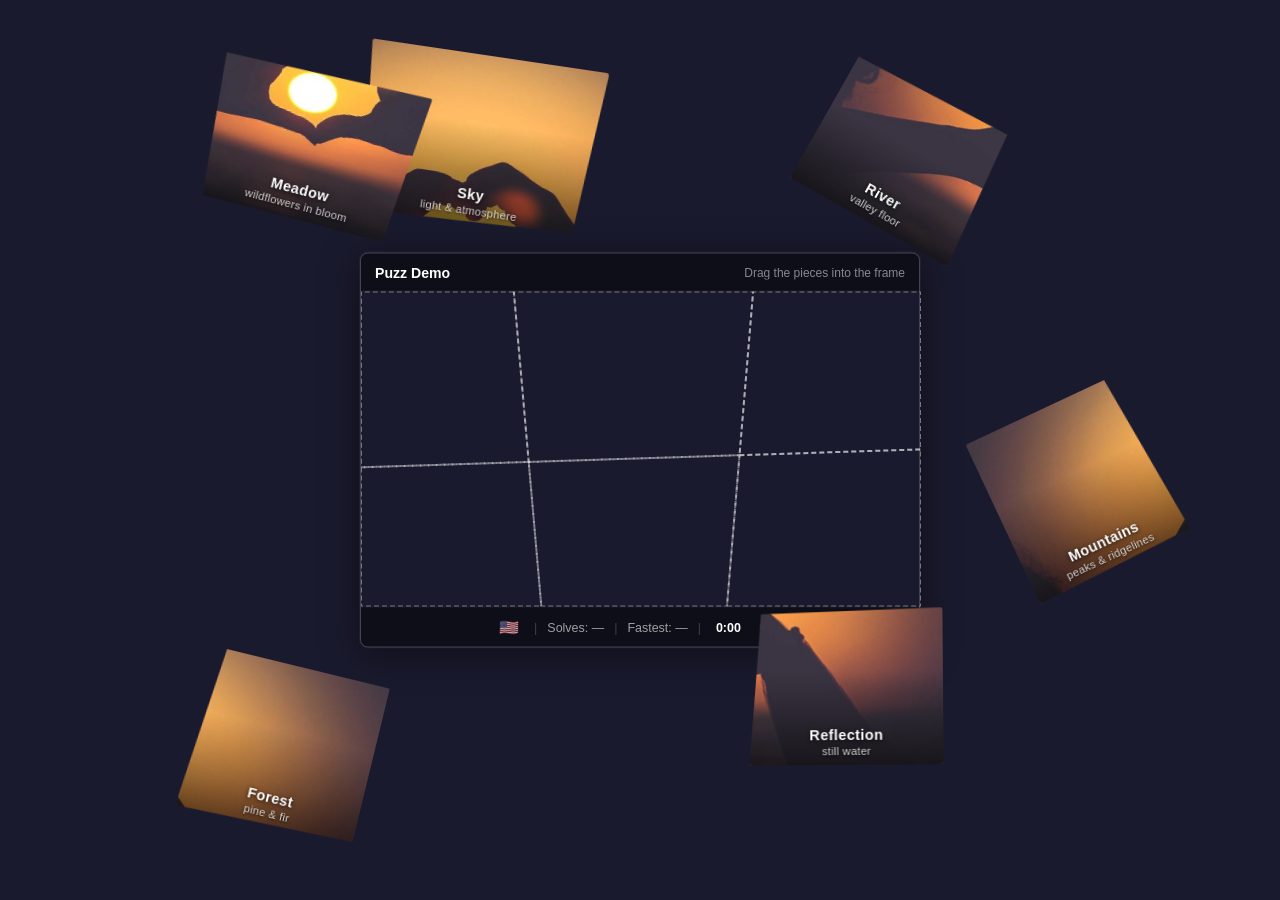
<file: index.html>
<!DOCTYPE html>
<html lang="en">
<head>
  <meta charset="UTF-8">
  <meta name="viewport" content="width=device-width, initial-scale=1.0">
  <title>Puzz Demo</title>
  <link rel="stylesheet" href="puzz.css">
  <style>
    *, *::before, *::after { box-sizing: border-box; }
    html, body {
      margin: 0;
      padding: 0;
      width: 100%;
      height: 100%;
      background: #1a1a2e;
    }
    #puzzle {
      width: 100vw;
      height: 100vh;
    }
  </style>
</head>
<body>
  <div id="puzzle"></div>

  <script src="puzz.js"></script>
  <script>
    new Puzz(document.getElementById('puzzle'), 'config.json').init();
  </script>
</body>
</html>
</file>
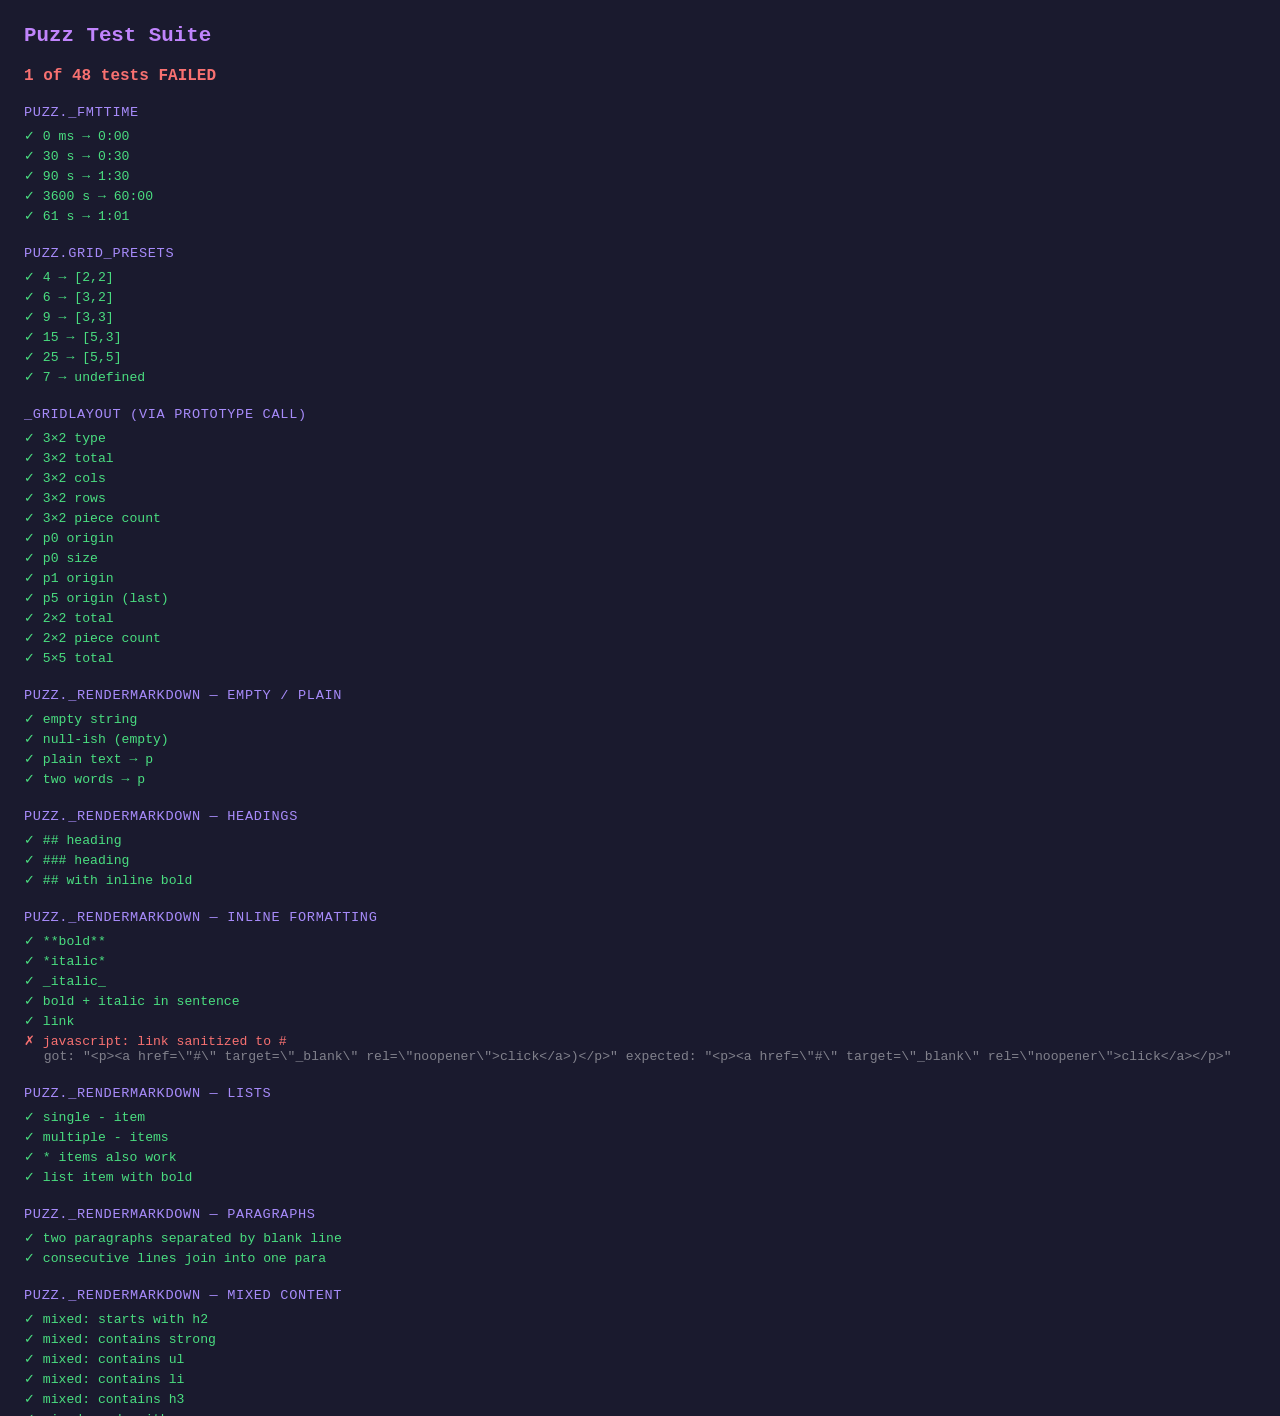
<file: test/puzz.test.html>
<!DOCTYPE html>
<html lang="en">
<head>
  <meta charset="UTF-8">
  <title>Puzz Tests</title>
  <style>
    body { font-family: monospace; background: #1a1a2e; color: #ccc; margin: 0; padding: 24px; }
    h1   { color: #c084fc; font-size: 1.3rem; margin: 0 0 20px; }
    #summary { font-size: 1rem; margin-bottom: 20px; font-weight: 700; }
    .pass { color: #4ade80; }
    .fail { color: #f87171; }
    .group { color: #a78bfa; font-size: 0.85rem; margin: 20px 0 6px; letter-spacing: 0.05em; text-transform: uppercase; }
    .case  { font-size: 0.82rem; padding: 2px 0; }
    .case .detail { color: rgba(255,255,255,0.45); margin-left: 1.5em; display: block; }
  </style>
</head>
<body>
  <h1>Puzz Test Suite</h1>
  <div id="summary"></div>
  <div id="results"></div>

  <script src="../puzz.js"></script>
  <script>
    'use strict';
    let pass = 0, fail = 0;
    const results = document.getElementById('results');

    function group(label) {
      const d = document.createElement('div');
      d.className = 'group';
      d.textContent = label;
      results.appendChild(d);
    }

    function assert(label, actual, expected) {
      const ok = JSON.stringify(actual) === JSON.stringify(expected);
      ok ? pass++ : fail++;
      const d = document.createElement('div');
      d.className = 'case';
      d.innerHTML = `<span class="${ok ? 'pass' : 'fail'}">${ok ? '✓' : '✗'} ${label}</span>`;
      if (!ok) {
        const detail = document.createElement('span');
        detail.className = 'detail';
        detail.textContent = `got: ${JSON.stringify(actual)}  expected: ${JSON.stringify(expected)}`;
        d.appendChild(detail);
      }
      results.appendChild(d);
    }

    // ── _fmtTime ──────────────────────────────────────────
    group('Puzz._fmtTime');
    assert('0 ms → 0:00',     Puzz._fmtTime(0),       '0:00');
    assert('30 s → 0:30',     Puzz._fmtTime(30000),   '0:30');
    assert('90 s → 1:30',     Puzz._fmtTime(90000),   '1:30');
    assert('3600 s → 60:00',  Puzz._fmtTime(3600000), '60:00');
    assert('61 s → 1:01',     Puzz._fmtTime(61000),   '1:01');

    // ── GRID_PRESETS ─────────────────────────────────────
    group('Puzz.GRID_PRESETS');
    assert('4  → [2,2]',  Puzz.GRID_PRESETS[4],  [2,2]);
    assert('6  → [3,2]',  Puzz.GRID_PRESETS[6],  [3,2]);
    assert('9  → [3,3]',  Puzz.GRID_PRESETS[9],  [3,3]);
    assert('15 → [5,3]',  Puzz.GRID_PRESETS[15], [5,3]);
    assert('25 → [5,5]',  Puzz.GRID_PRESETS[25], [5,5]);
    assert('7  → undefined', Puzz.GRID_PRESETS[7], undefined);

    // ── _gridLayout ───────────────────────────────────────
    group('_gridLayout (via prototype call)');
    const fakeInstance = Object.create(Puzz.prototype);
    const lay32 = fakeInstance._gridLayout(3, 2);
    assert('3×2 type',          lay32.type,           'grid');
    assert('3×2 total',         lay32.total,          6);
    assert('3×2 cols',          lay32.cols,           3);
    assert('3×2 rows',          lay32.rows,           2);
    assert('3×2 piece count',   lay32.pieces.length,  6);
    assert('p0 origin',         lay32.pieces[0].origin, [0, 0]);
    assert('p0 size',           lay32.pieces[0].size,   [1/3, 1/2]);
    assert('p1 origin',         lay32.pieces[1].origin, [1/3, 0]);
    assert('p5 origin (last)',  lay32.pieces[5].origin, [2/3, 1/2]);

    const lay22 = fakeInstance._gridLayout(2, 2);
    assert('2×2 total',         lay22.total,  4);
    assert('2×2 piece count',   lay22.pieces.length, 4);

    const lay55 = fakeInstance._gridLayout(5, 5);
    assert('5×5 total',         lay55.total,  25);

    // ── _renderMarkdown ───────────────────────────────────
    group('Puzz._renderMarkdown — empty / plain');
    assert('empty string',      Puzz._renderMarkdown(''),      '');
    assert('null-ish (empty)',   Puzz._renderMarkdown(null),   '');
    assert('plain text → p',    Puzz._renderMarkdown('Hello'), '<p>Hello</p>');
    assert('two words → p',     Puzz._renderMarkdown('Hello world'), '<p>Hello world</p>');

    group('Puzz._renderMarkdown — headings');
    assert('## heading',  Puzz._renderMarkdown('## Mountains'), '<h2>Mountains</h2>');
    assert('### heading', Puzz._renderMarkdown('### Detail'),   '<h3>Detail</h3>');
    assert('## with inline bold',
      Puzz._renderMarkdown('## **Bold** Title'),
      '<h2><strong>Bold</strong> Title</h2>');

    group('Puzz._renderMarkdown — inline formatting');
    assert('**bold**',    Puzz._renderMarkdown('**bold**'),  '<p><strong>bold</strong></p>');
    assert('*italic*',    Puzz._renderMarkdown('*italic*'),  '<p><em>italic</em></p>');
    assert('_italic_',    Puzz._renderMarkdown('_italic_'),  '<p><em>italic</em></p>');
    assert('bold + italic in sentence',
      Puzz._renderMarkdown('A **bold** and *italic* word.'),
      '<p>A <strong>bold</strong> and <em>italic</em> word.</p>');
    assert('link',
      Puzz._renderMarkdown('[Click here](https://example.com)'),
      '<p><a href="https://example.com" target="_blank" rel="noopener">Click here</a></p>');
    assert('javascript: link sanitized to #',
      Puzz._renderMarkdown('[click](javascript:alert(1))'),
      '<p><a href="#" target="_blank" rel="noopener">click</a></p>');

    group('Puzz._renderMarkdown — lists');
    assert('single - item',
      Puzz._renderMarkdown('- Alpha'),
      '<ul><li>Alpha</li></ul>');
    assert('multiple - items',
      Puzz._renderMarkdown('- Alpha\n- Beta\n- Gamma'),
      '<ul><li>Alpha</li><li>Beta</li><li>Gamma</li></ul>');
    assert('* items also work',
      Puzz._renderMarkdown('* One\n* Two'),
      '<ul><li>One</li><li>Two</li></ul>');
    assert('list item with bold',
      Puzz._renderMarkdown('- **Important** item'),
      '<ul><li><strong>Important</strong> item</li></ul>');

    group('Puzz._renderMarkdown — paragraphs');
    assert('two paragraphs separated by blank line',
      Puzz._renderMarkdown('First para.\n\nSecond para.'),
      '<p>First para.</p>\n<p>Second para.</p>');
    assert('consecutive lines join into one para',
      Puzz._renderMarkdown('Line one\nLine two'),
      '<p>Line one Line two</p>');

    group('Puzz._renderMarkdown — mixed content');
    const mixed = '## Title\n\nA **bold** intro.\n\n- Item A\n- Item B\n\n### Sub\n\nFinal para.';
    const mixedResult = Puzz._renderMarkdown(mixed);
    assert('mixed: starts with h2',    mixedResult.startsWith('<h2>Title</h2>'), true);
    assert('mixed: contains strong',   mixedResult.includes('<strong>bold</strong>'), true);
    assert('mixed: contains ul',       mixedResult.includes('<ul>'), true);
    assert('mixed: contains li',       mixedResult.includes('<li>Item A</li>'), true);
    assert('mixed: contains h3',       mixedResult.includes('<h3>Sub</h3>'), true);
    assert('mixed: ends with para',    mixedResult.endsWith('<p>Final para.</p>'), true);

    // ── Summary ───────────────────────────────────────────
    const total = pass + fail;
    const summary = document.getElementById('summary');
    summary.className = fail === 0 ? 'pass' : 'fail';
    summary.textContent = fail === 0
      ? `All ${total} tests passed`
      : `${fail} of ${total} tests FAILED`;
  </script>
</body>
</html>
</file>
<file: puzz.css>
/* Puzz — puzzle engine styles */

.puzz-root {
  position: relative;
  width: 100%;
  height: 100%;
  min-height: 500px;
  overflow: hidden;
  user-select: none;
  font-family: sans-serif;
}

/* ── STAGE ───────────────────────────────────────────── */
.puzz-stage {
  position: absolute;
  top: 50%;
  left: 50%;
  transform: translate(-50%, -50%);
  display: flex;
  flex-direction: column;
  z-index: 10;
  border: 1px solid rgba(255,255,255,0.18);
  border-radius: 8px;
  box-shadow: 0 6px 36px rgba(0,0,0,0.5), 0 0 0 1px rgba(255,255,255,0.06);
}

.puzz-stage-header {
  display: flex;
  align-items: center;
  justify-content: space-between;
  padding: 0 14px;
  height: 38px;
  flex-shrink: 0;
  border-radius: 7px 7px 0 0;
  background: rgba(0,0,0,0.45);
  border-bottom: 1px solid rgba(255,255,255,0.1);
  gap: 8px;
  min-width: 0;
}

.puzz-stage-title {
  font-size: 0.88rem;
  font-weight: 700;
  color: #fff;
  white-space: nowrap;
  overflow: hidden;
  text-overflow: ellipsis;
  flex-shrink: 1;
}

.puzz-stage-subtitle {
  font-size: 0.75rem;
  color: rgba(255,255,255,0.5);
  white-space: nowrap;
  overflow: hidden;
  text-overflow: ellipsis;
  text-align: right;
  flex-shrink: 2;
}

/* ── FRAME ───────────────────────────────────────────── */
.puzz-frame {
  position: relative;
  overflow: hidden;
  flex-shrink: 0;
}

.puzz-frame-bg {
  position: absolute;
  inset: 0;
  background-size: cover;
  background-position: center;
  opacity: 0;
  transition: opacity 1.2s ease;
  z-index: 1;
}

.puzz-frame-bg.revealed {
  opacity: 1;
}

/* Slot grid — shows piece outlines inside the frame */
.puzz-slots {
  position: absolute;
  inset: 0;
  z-index: 2;
}

.puzz-slot {
  position: absolute;
  box-sizing: border-box;
  border: 2px dashed rgba(255,255,255,0.4);
  border-radius: 2px;
  transition: border-color 0.2s, background 0.2s;
}

.puzz-slot.occupied {
  border-color: transparent;
  background: transparent;
}

/* ── STAGE FOOTER ────────────────────────────────────── */
.puzz-stage-footer {
  position: relative;
  display: flex;
  align-items: center;
  justify-content: center;
  gap: 10px;
  padding: 0 14px;
  height: 40px;
  flex-shrink: 0;
  border-radius: 0 0 7px 7px;
  background: rgba(0,0,0,0.45);
  border-top: 1px solid rgba(255,255,255,0.1);
  font-size: 0.78rem;
  color: rgba(255,255,255,0.6);
}

.puzz-lang-trigger {
  background: none;
  border: 1px solid transparent;
  border-radius: 4px;
  font-size: 1rem;
  line-height: 1;
  padding: 2px 4px;
  cursor: pointer;
  opacity: 0.7;
  transition: opacity 0.15s, border-color 0.15s;
}

.puzz-lang-trigger:hover {
  opacity: 1;
  border-color: rgba(255,255,255,0.3);
}

.puzz-lang-menu {
  position: absolute;
  left: 0;
  bottom: 100%;
  margin-bottom: 8px;
  display: flex;
  flex-direction: column;
  min-width: 140px;
  background: linear-gradient(165deg, #2d2d2d 0%, #1a1a2e 100%);
  border: 1px solid rgba(255,255,255,0.15);
  border-radius: 8px;
  box-shadow: 0 6px 24px rgba(0,0,0,0.5);
  padding: 4px;
  opacity: 0;
  transform: translateY(6px);
  transition: opacity 0.2s ease, transform 0.2s ease;
  pointer-events: none;
  z-index: 30;
}

.puzz-lang-menu.visible {
  opacity: 1;
  transform: translateY(0);
  pointer-events: auto;
}

.puzz-lang-menu-item {
  display: flex;
  align-items: center;
  gap: 8px;
  background: none;
  border: none;
  border-radius: 5px;
  padding: 6px 10px;
  font-size: 0.85rem;
  color: rgba(255,255,255,0.85);
  cursor: pointer;
  text-align: left;
  white-space: nowrap;
  transition: background 0.15s;
}

.puzz-lang-menu-item:hover {
  background: rgba(255,255,255,0.1);
}

.puzz-lang-menu-flag {
  font-size: 1rem;
  line-height: 1;
}

@media (max-width: 600px) {
  .puzz-stage-footer {
    gap: 6px;
    padding: 0 8px;
    font-size: 0.68rem;
  }

  .puzz-footer-label {
    display: none;
  }

  .puzz-restart-btn {
    width: 22px;
    height: 22px;
    margin-left: 2px;
  }
}

.puzz-footer-stat {
  white-space: nowrap;
}

.puzz-footer-sep {
  color: rgba(255,255,255,0.2);
  user-select: none;
}

.puzz-footer-timer {
  font-weight: 700;
  color: #fff;
  min-width: 2.8em;
  text-align: center;
  font-variant-numeric: tabular-nums;
}

.puzz-restart-btn {
  background: none;
  border: 1px solid rgba(255,255,255,0.2);
  color: rgba(255,255,255,0.6);
  cursor: pointer;
  font-size: 1rem;
  width: 26px;
  height: 26px;
  border-radius: 50%;
  display: flex;
  align-items: center;
  justify-content: center;
  transition: color 0.15s, background 0.15s, border-color 0.15s;
  margin-left: 4px;
  line-height: 1;
  padding: 0;
}

.puzz-restart-btn:hover {
  color: #fff;
  background: rgba(255,255,255,0.12);
  border-color: rgba(255,255,255,0.4);
}

/* ── PIECES ──────────────────────────────────────────── */
.puzz-piece {
  position: absolute;
  cursor: grab;
  z-index: 20;
  transform-origin: center center;
  transition: box-shadow 0.15s;
  touch-action: none;
}

.puzz-piece:active {
  cursor: grabbing;
}

.puzz-piece.dragging {
  z-index: 200;
  box-shadow: 0 8px 24px rgba(0,0,0,0.4);
  transition: none;
}

.puzz-piece.placed {
  cursor: default;
  z-index: 15;
  transition: transform 0.25s cubic-bezier(0.34, 1.56, 0.64, 1),
              left 0.25s cubic-bezier(0.34, 1.56, 0.64, 1),
              top 0.25s cubic-bezier(0.34, 1.56, 0.64, 1),
              box-shadow 0.15s;
}

/* Card flip container */
.puzz-piece-inner {
  position: relative;
  width: 100%;
  height: 100%;
  transform-style: preserve-3d;
  transition: transform 0.5s cubic-bezier(0.4, 0, 0.2, 1);
  border-radius: 3px;
}

.puzz-piece.flipped .puzz-piece-inner {
  transform: rotateY(180deg);
}

.puzz-piece-front,
.puzz-piece-back {
  position: absolute;
  inset: 0;
  backface-visibility: hidden;
  -webkit-backface-visibility: hidden;
  border-radius: 3px;
  overflow: hidden;
}

.puzz-piece-front {
  background-color: #555;
}

.puzz-piece-back {
  background: linear-gradient(135deg, #2d2d2d 0%, #1a1a2e 100%);
  transform: rotateY(180deg);
  display: flex;
  flex-direction: column;
  align-items: center;
  justify-content: center;
  padding: 12px;
  box-sizing: border-box;
  color: #fff;
  text-align: center;
}

.puzz-piece-back h3 {
  margin: 0 0 8px;
  font-size: clamp(0.75rem, 2vw, 1.1rem);
  font-weight: 700;
  color: #c084fc;
}

.puzz-piece-back p {
  margin: 0;
  font-size: clamp(0.6rem, 1.5vw, 0.85rem);
  line-height: 1.45;
  color: rgba(255,255,255,0.85);
}

/* Image bg on front face */
.puzz-piece-image {
  position: absolute;
  inset: 0;
  background-repeat: no-repeat;
  /* background-size and background-position set by JS */
}

/* Title overlay on front face */
.puzz-piece-label {
  position: absolute;
  inset: 0;
  display: flex;
  flex-direction: column;
  align-items: center;
  justify-content: flex-end;
  padding-bottom: 8px;
  gap: 2px;
  background: linear-gradient(to top, rgba(0,0,0,0.6) 0%, transparent 60%);
  transition: opacity 1s ease;
  pointer-events: none;
}

.puzz-piece-label span {
  font-size: clamp(0.6rem, 1.8vw, 0.9rem);
  font-weight: 700;
  color: #fff;
  text-shadow: 0 1px 4px rgba(0,0,0,0.8);
  text-align: center;
  padding: 0 6px;
  letter-spacing: 0.03em;
}

.puzz-piece-subtitle {
  font-size: clamp(0.5rem, 1.3vw, 0.7rem);
  font-weight: 400;
  color: rgba(255,255,255,0.8);
  text-shadow: 0 1px 3px rgba(0,0,0,0.8);
  text-align: center;
  padding: 0 6px;
  letter-spacing: 0.02em;
}

/* ── INFO PANEL ──────────────────────────────────────── */

.puzz-info-backdrop {
  position: fixed;
  inset: 0;
  z-index: 999;
  background: rgba(0,0,0,0.55);
  opacity: 0;
  transition: opacity 0.3s ease;
  cursor: pointer;
}

.puzz-info-backdrop.visible { opacity: 1; }

.puzz-info-panel {
  position: fixed;
  top: 0;
  bottom: 0;
  left: 50%;
  transform: translateX(-50%) translateY(16px);
  width: clamp(300px, 44vw, 580px);
  background: linear-gradient(165deg, #2d2d2d 0%, #1a1a2e 100%);
  z-index: 1000;
  display: flex;
  flex-direction: column;
  padding: 52px 44px 44px;
  overflow-y: auto;
  box-sizing: border-box;
  opacity: 0;
  transition: opacity 0.35s ease, transform 0.35s ease;
  box-shadow: 0 0 80px rgba(0,0,0,0.6);
}

.puzz-info-panel.visible {
  opacity: 1;
  transform: translateX(-50%) translateY(0);
}

.puzz-info-close {
  position: absolute;
  top: 14px;
  right: 14px;
  width: 32px;
  height: 32px;
  border-radius: 50%;
  background: rgba(255,255,255,0.12);
  color: #fff;
  border: 1px solid rgba(255,255,255,0.25);
  font-size: 16px;
  cursor: pointer;
  display: flex;
  align-items: center;
  justify-content: center;
  transition: background 0.15s;
}

.puzz-info-close:hover { background: rgba(255,255,255,0.22); }

.puzz-info-title {
  margin: 0 0 8px;
  font-size: clamp(1.4rem, 3.5vw, 2.2rem);
  font-weight: 800;
  color: #c084fc;
  line-height: 1.2;
}

.puzz-info-subtitle {
  margin: 0 0 28px;
  font-size: clamp(0.8rem, 1.6vw, 1rem);
  color: rgba(255,255,255,0.5);
  font-weight: 400;
}

.puzz-info-body {
  color: rgba(255,255,255,0.85);
  font-size: clamp(0.95rem, 1.8vw, 1.15rem);
  line-height: 1.65;
}

.puzz-info-body p      { margin: 0 0 1em; }
.puzz-info-body ul     { margin: 0 0 1em; padding-left: 1.5em; }
.puzz-info-body li     { margin-bottom: 0.35em; }
.puzz-info-body h2     { color: #e9d5ff; font-size: 1.2em; font-weight: 700; margin: 1.3em 0 0.5em; }
.puzz-info-body h3     { color: #ddd6fe; font-size: 1.05em; font-weight: 600; margin: 1.1em 0 0.4em; }
.puzz-info-body strong { color: #fff; font-weight: 700; }
.puzz-info-body em     { font-style: italic; color: rgba(255,255,255,0.9); }
.puzz-info-body a      { color: #a78bfa; text-underline-offset: 3px; }
.puzz-info-body a:hover { color: #c4b5fd; }

/* ── COMPLETION OVERLAY ──────────────────────────────── */
.puzz-message-overlay {
  position: absolute;    /* geometry set by JS to match frame */
  z-index: 400;
  display: flex;
  flex-direction: column;
  align-items: center;
  justify-content: center;
  gap: 20px;
  background: rgba(0, 0, 0, 0.55);
  opacity: 0;
  transition: opacity 0.7s ease;
}

.puzz-message-overlay.visible {
  opacity: 1;
}

.puzz-message-words {
  font-size: clamp(1rem, 3.5vw, 1.8rem);
  font-weight: 800;
  color: #fff;
  text-align: center;
  max-width: 88%;
  line-height: 1.35;
  text-shadow: 0 2px 12px rgba(0, 0, 0, 0.7);
}

.puzz-message-word {
  display: inline-block;
  opacity: 0;
  transform: translateY(12px);
  transition: opacity 0.4s ease, transform 0.4s ease;
}

.puzz-message-word.visible {
  opacity: 1;
  transform: translateY(0);
}


/* ── EMOJI ───────────────────────────────────────────── */
.puzz-emoji {
  position: fixed;
  font-size: 2rem;
  z-index: 500;
  pointer-events: none;
  animation: puzz-emoji-fly var(--dur, 1.2s) ease-out forwards;
  transform-origin: center;
}

@keyframes puzz-emoji-fly {
  0%   { transform: translate(0,0) scale(0) rotate(0deg); opacity: 1; }
  60%  { opacity: 1; }
  100% { transform: translate(var(--tx), var(--ty)) scale(1) rotate(var(--rot)); opacity: 0; }
}

/* ── STATIC CONTENT (progressive enhancement / SEO) ─────
   Real, visible, semantic markup that puzz.js reads on init() and then
   cross-fades away once the interactive puzzle is built. Stays in the DOM
   (clipped, not display:none) so crawlers and the <noscript> fallback
   still see it after the dissolve. */

.puzz-story {
  max-width: 900px;
  margin: 0 auto;
  padding: 6em 1.5em 4em;
  list-style: none;
  color: #fff;
  font-family: sans-serif;
}

.puzz-story > li {
  margin-bottom: 3em;
  padding-bottom: 3em;
  border-bottom: 1px solid rgba(255,255,255,0.15);
}

.puzz-story > li:last-child {
  border-bottom: none;
  margin-bottom: 0;
}

.puzz-piece-langs {
  list-style: none;
  margin: 0;
  padding: 0;
}

.puzz-piece-langs > li,
[data-role="meta"] > div {
  display: none;
}

.puzz-piece-langs > li.puzz-lang-active,
[data-role="meta"] > div.puzz-lang-active {
  display: block;
}

.puzz-piece-langs h3 {
  margin: 0 0 0.3em;
  font-size: 1.6rem;
  font-weight: 800;
  color: #c084fc;
}

.puzz-piece-langs .puzz-subtitle {
  margin: 0 0 1em;
  font-size: 1rem;
  color: rgba(255,255,255,0.6);
}

.puzz-description p       { margin: 0 0 1em; line-height: 1.6; }
.puzz-description ul      { margin: 0 0 1em; padding-left: 1.5em; }
.puzz-description li      { margin-bottom: 0.35em; }
.puzz-description strong  { color: #fff; font-weight: 700; }
.puzz-description a       { color: #a78bfa; text-underline-offset: 3px; }
.puzz-description a:hover { color: #c4b5fd; }

[data-role="meta"] {
  max-width: 900px;
  margin: 0 auto;
  padding: 4em 1.5em 0;
  color: #fff;
  font-family: sans-serif;
}

[data-role="meta"] h1 {
  font-size: clamp(1.8rem, 5vw, 2.6rem);
  margin: 0 0 0.3em;
}

[data-role="meta"] .puzz-subtitle {
  color: rgba(255,255,255,0.6);
  margin: 0 0 0.6em;
}

[data-role="meta"] .puzz-tagline {
  color: rgba(255,255,255,0.85);
  font-size: 1.1rem;
  margin: 0;
}

[data-role="meta"] .puzz-completion {
  display: none; /* only ever needed by JS after completion; never shown in the static page */
}

.puzz-content-dissolving {
  transition: opacity 0.6s ease, transform 0.6s ease, filter 0.6s ease;
  opacity: 0;
  transform: scale(0.98);
  filter: blur(2px);
  pointer-events: none;
}

.puzz-content-hidden {
  position: absolute !important;
  width: 1px !important;
  height: 1px !important;
  padding: 0 !important;
  margin: -1px !important;
  overflow: hidden !important;
  clip: rect(0, 0, 0, 0) !important;
  white-space: nowrap !important;
  border: 0 !important;
}
</file>
